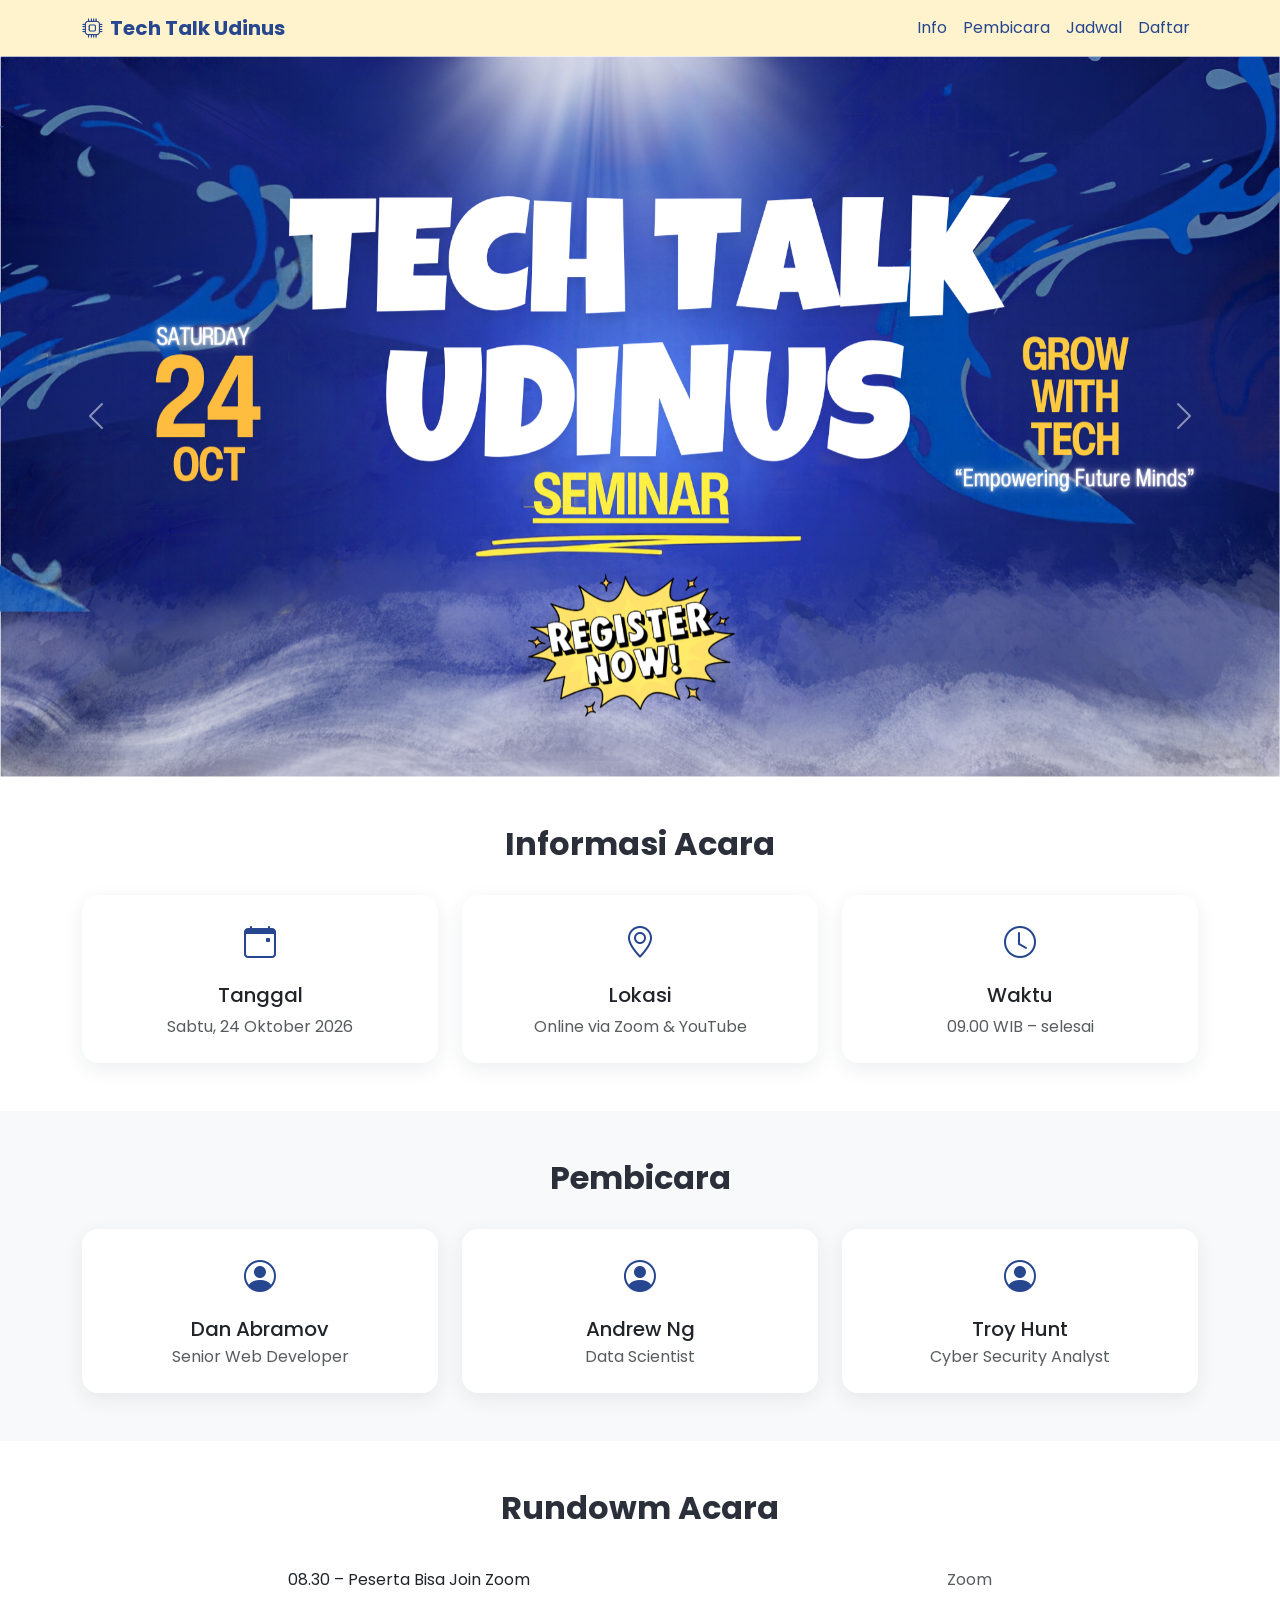
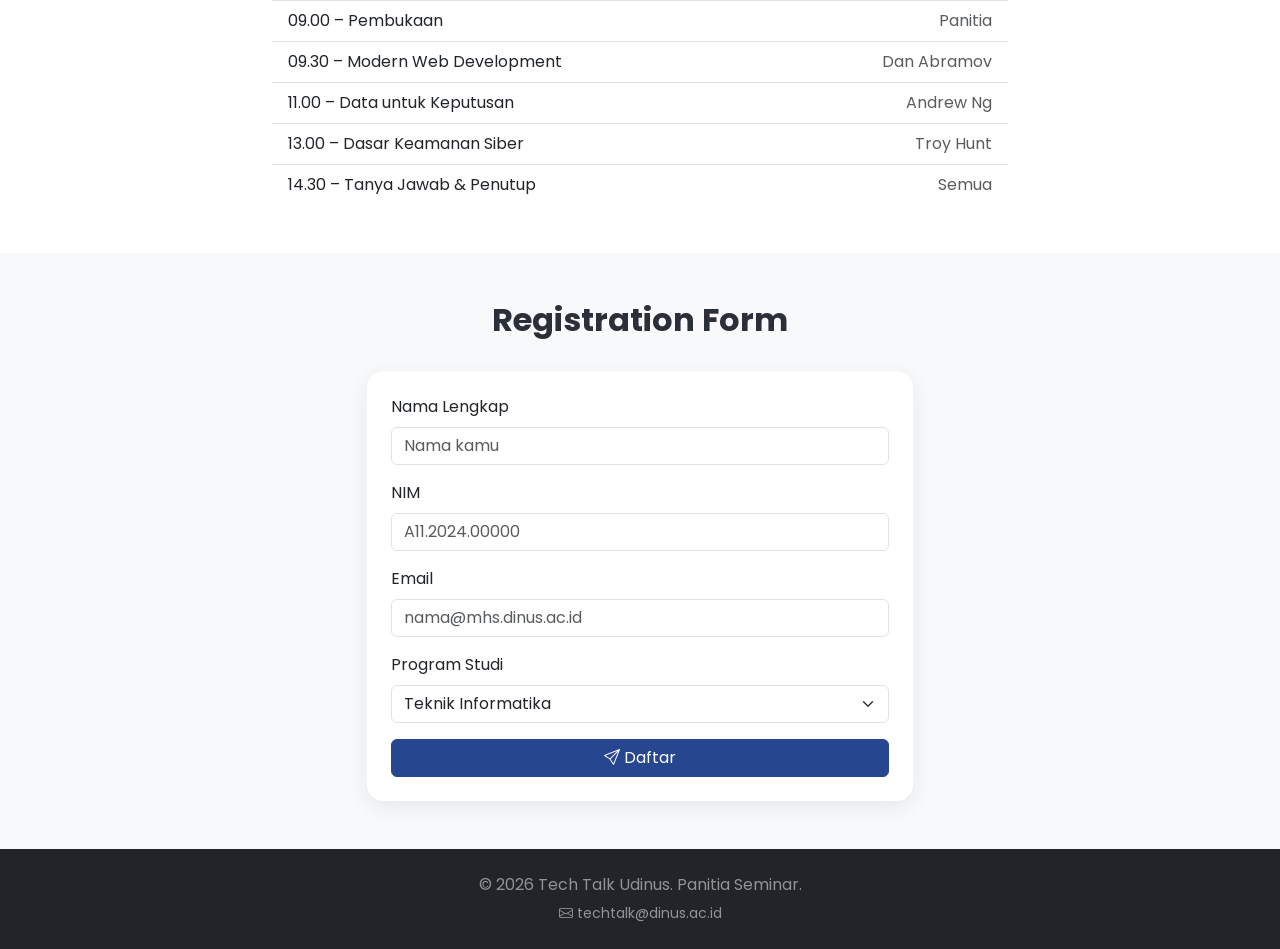
<file: index.html>
<!DOCTYPE html>
<html lang="id">
<head>
  <meta charset="UTF-8">
  <meta name="viewport" content="width=device-width, initial-scale=1">
  <title>Tech Talk Udinus</title>
  <link href="https://cdn.jsdelivr.net/npm/bootstrap@5.3.3/dist/css/bootstrap.min.css" rel="stylesheet">
  <link href="https://cdn.jsdelivr.net/npm/bootstrap-icons@1.11.3/font/bootstrap-icons.css" rel="stylesheet">
  <link href="https://fonts.googleapis.com/css2?family=Poppins:wght@400;600;700&display=swap" rel="stylesheet">
  <link href="style.css" rel="stylesheet">
</head>
<body>
  
  <nav class="navbar navbar-expand-lg navbar-light bg-warning-subtle sticky-top">
  <div class="container">
    <a class="navbar-brand" href="#"><i class="bi bi-cpu me-2"></i>Tech Talk Udinus</a>
    <button class="navbar-toggler" type="button" data-bs-toggle="collapse" data-bs-target="#menu">
      <span class="navbar-toggler-icon"></span>
    </button>
    <div class="collapse navbar-collapse" id="menu">
      <ul class="navbar-nav ms-auto">
        <li class="nav-item"><a class="nav-link" href="#info">Info</a></li>
        <li class="nav-item"><a class="nav-link" href="#pembicara">Pembicara</a></li>
        <li class="nav-item"><a class="nav-link" href="#jadwal">Jadwal</a></li>
        <li class="nav-item"><a class="nav-link" href="#daftar">Daftar</a></li>
      </ul>
    </div>
  </div>
</nav>
  
  <div id="hero" class="carousel slide" data-bs-ride="carousel">
    <div class="carousel-inner">
      <div class="carousel-item active">
        <a href="#daftar"><img src="Asset/Banner Utamaa.png" class="d-block w-100" alt="Tech Talk Udinus 2026"></a>
      </div>
      <div class="carousel-item">
        <img src="Asset/Banner 02.png" class="d-block w-100" alt="Belajar dari Praktisi">
      </div>
      <div class="carousel-item">
        <img src="Asset/Banner 3.png" class="d-block w-100" alt="Gratis dan Bersertifikat">
      </div>
    </div>
    <button class="carousel-control-prev" data-bs-target="#hero" data-bs-slide="prev">
      <span class="carousel-control-prev-icon"></span>
    </button>
    <button class="carousel-control-next" data-bs-target="#hero" data-bs-slide="next">
      <span class="carousel-control-next-icon"></span>
    </button>
  </div>
  
  <section id="info" class="py-5">
    <div class="container text-center">
      <h2 class="section-title">Informasi Acara</h2>
      <div class="row g-4">
        <div class="col-12 col-md-4">
          <div class="card h-100 p-4">
            <i class="bi bi-calendar-event icon-box"></i>
            <h5 class="mt-3">Tanggal</h5>
            <p class="text-muted mb-0">Sabtu, 24 Oktober 2026</p>
          </div>
        </div>
        <div class="col-12 col-md-4">
          <div class="card h-100 p-4">
            <i class="bi bi-geo-alt icon-box"></i>
            <h5 class="mt-3">Lokasi</h5>
            <p class="text-muted mb-0">Online via Zoom &amp; YouTube</p>
          </div>
        </div>
        <div class="col-12 col-md-4">
          <div class="card h-100 p-4">
            <i class="bi bi-clock icon-box"></i>
            <h5 class="mt-3">Waktu</h5>
            <p class="text-muted mb-0">09.00 WIB – selesai</p>
          </div>
        </div>
      </div>
    </div>
  </section>
  
  <section id="pembicara" class="py-5 bg-light">
    <div class="container text-center">
      <h2 class="section-title">Pembicara</h2>
      <div class="row g-4">
        <div class="col-12 col-sm-6 col-lg-4">
          <div class="card h-100 p-4">
            <i class="bi bi-person-circle icon-box"></i>
            <h5 class="mt-3 mb-1">Dan Abramov</h5>
            <p class="text-muted mb-0">Senior Web Developer</p>
          </div>
        </div>
        <div class="col-12 col-sm-6 col-lg-4">
          <div class="card h-100 p-4">
            <i class="bi bi-person-circle icon-box"></i>
            <h5 class="mt-3 mb-1">Andrew Ng</h5>
            <p class="text-muted mb-0">Data Scientist</p>
          </div>
        </div>
        <div class="col-12 col-sm-6 col-lg-4 mx-sm-auto mx-lg-0">
          <div class="card h-100 p-4">
            <i class="bi bi-person-circle icon-box"></i>
            <h5 class="mt-3 mb-1">Troy Hunt</h5>
            <p class="text-muted mb-0">Cyber Security Analyst</p>
          </div>
        </div>
      </div>
    </div>
  </section>

  <section id="jadwal" class="py-5">
    <div class="container">
      <h2 class="section-title text-center">Rundowm Acara</h2>
      <div class="row justify-content-center">
        <div class="col-12 col-lg-8">
          <ul class="list-group list-group-flush">
            <li class="list-group-item d-flex justify-content-between"><span>08.30 – Peserta Bisa Join Zoom</span><span class="text-muted">Zoom</span></li>
            <li class="list-group-item d-flex justify-content-between"><span>09.00 – Pembukaan</span><span class="text-muted">Panitia</span></li>
            <li class="list-group-item d-flex justify-content-between"><span>09.30 – Modern Web Development</span><span class="text-muted">Dan Abramov</span></li>
            <li class="list-group-item d-flex justify-content-between"><span>11.00 – Data untuk Keputusan</span><span class="text-muted">Andrew Ng</span></li>
            <li class="list-group-item d-flex justify-content-between"><span>13.00 – Dasar Keamanan Siber</span><span class="text-muted">Troy Hunt</span></li>
            <li class="list-group-item d-flex justify-content-between"><span>14.30 – Tanya Jawab & Penutup</span><span class="text-muted">Semua</span></li>
          </ul>
        </div>
      </div>
    </div>
  </section>
  
  <section id="daftar" class="py-5 bg-light">
    <div class="container">
      <h2 class="section-title text-center">Registration Form</h2>
      <div class="row justify-content-center">
        <div class="col-12 col-md-8 col-lg-6">
          <div class="card p-4">
            <form>
              <div class="mb-3">
                <label class="form-label">Nama Lengkap</label>
                <input type="text" class="form-control" placeholder="Nama kamu" required>
              </div>
              <div class="mb-3">
                <label class="form-label">NIM</label>
                <input type="text" class="form-control" placeholder="A11.2024.00000" required>
              </div>
              <div class="mb-3">
                <label class="form-label">Email</label>
                <input type="email" class="form-control" placeholder="nama@mhs.dinus.ac.id" required>
              </div>
              <div class="mb-3">
                <label class="form-label">Program Studi</label>
                <select class="form-select">
                  <option>Teknik Informatika</option>
                  <option>Sistem Informasi</option>
                  <option>Desain Komunikasi Visual</option>
                  <option>Lainnya</option>
                </select>
              </div>
              <button type="submit" class="btn btn-primary w-100">
                <i class="bi bi-send me-1"></i>Daftar
              </button>
            </form>
          </div>
        </div>
      </div>
    </div>
  </section>
  
  <footer class="bg-dark text-white-50 text-center py-4">
    <div class="container">
      <p class="mb-1">&copy; 2026 Tech Talk Udinus. Panitia Seminar.</p>
      <small><i class="bi bi-envelope me-1"></i>techtalk@dinus.ac.id</small>
    </div>
  </footer>

  <script src="https://cdn.jsdelivr.net/npm/bootstrap@5.3.3/dist/js/bootstrap.bundle.min.js"></script>
</body>
</html>
</file>
<file: style.css>
body { font-family: 'Poppins', sans-serif; color: #2b2f3a; scroll-behavior: smooth; }
.navbar-brand { font-weight: 700; }
.section-title { font-weight: 700; margin-bottom: 2rem; }
.card { border: 0; border-radius: 1rem; box-shadow: 0 6px 20px rgba(20, 33, 61, .08); }
.icon-box { font-size: 2rem; color: #274690; }
.btn-primary { background: #274690; border-color: #274690; }
.btn-primary:hover { background: #14213d; border-color: #14213d; }
.navbar-brand, .navbar .nav-link { color: #274690 !important; }
</file>
